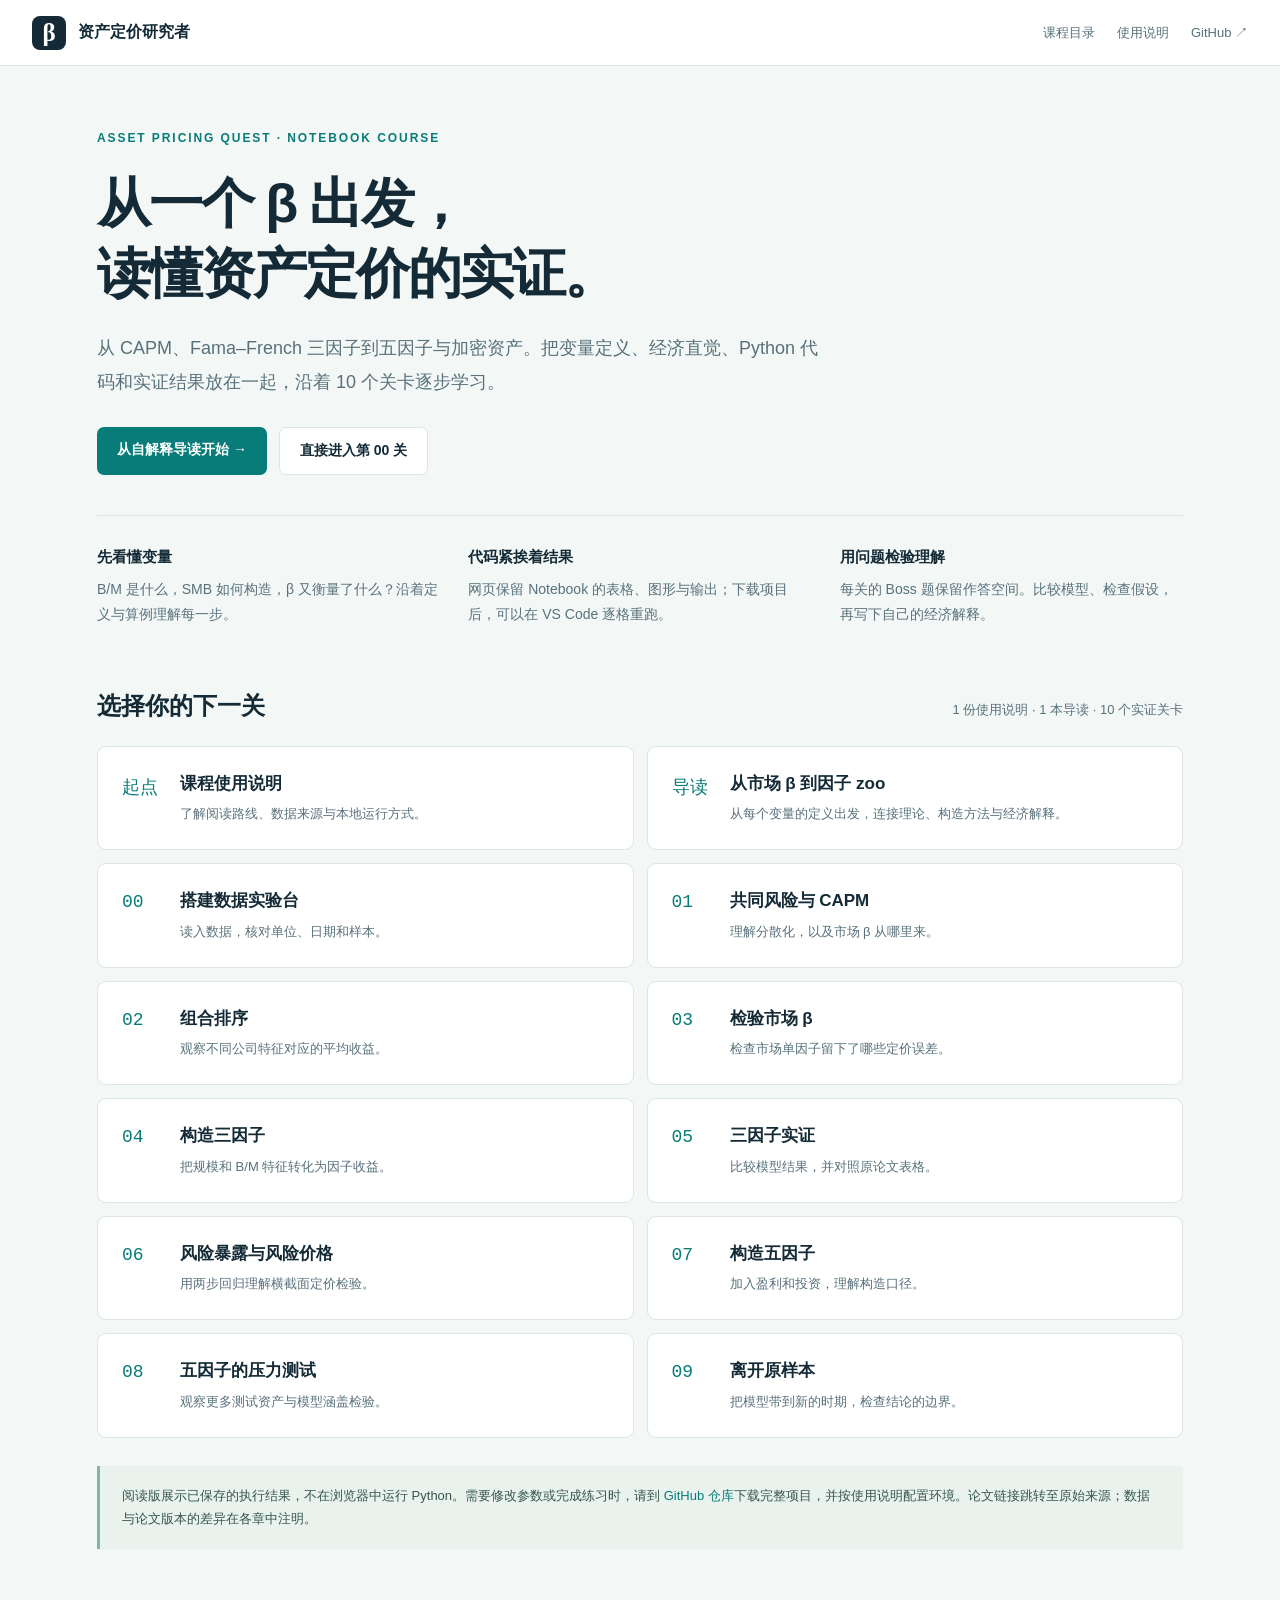
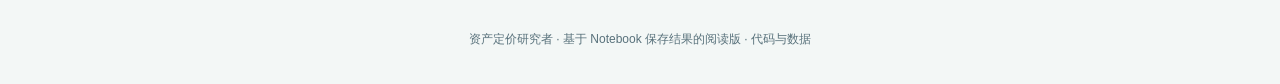
<file: docs/index.html>
<!doctype html><html lang="zh-CN"><head><meta charset="utf-8"><meta name="viewport" content="width=device-width,initial-scale=1"><meta name="description" content="从市场 beta 到因子 zoo，用可复现的 Python Notebook 理解资产定价理论、因子构造与实证检验。"><title>资产定价研究者 · 从市场 β 到因子 zoo</title><link rel="stylesheet" href="assets/book.css"></head><body><a class="skip-link" href="#book-content">跳到正文</a>
<header class="book-top"><a class="book-brand" href="index.html"><span class="book-mark" aria-hidden="true">β</span>资产定价研究者</a><nav class="book-top-links" aria-label="网站导航"><a href="index.html">课程目录</a><a class="optional" href="START_HERE.html">使用说明</a><a href="https://github.com/jontywu/asset-pricing-quest">GitHub ↗</a></nav></header><div class="book-progress" aria-hidden="true"></div><main class="home" id="book-content"><div class="eyebrow">Asset Pricing Quest · Notebook Course</div><h1>从一个 β 出发，<br>读懂资产定价的实证。</h1><p class="lead">从 CAPM、Fama–French 三因子到五因子与加密资产。把变量定义、经济直觉、Python 代码和实证结果放在一起，沿着 10 个关卡逐步学习。</p><div class="buttons"><a class="cta" href="PRELUDE_beta_to_factor_zoo.html">从自解释导读开始 →</a><a class="cta secondary" href="00_data_lab.html">直接进入第 00 关</a></div><div class="intro-grid"><section><h2>先看懂变量</h2><p>B/M 是什么，SMB 如何构造，β 又衡量了什么？沿着定义与算例理解每一步。</p></section><section><h2>代码紧挨着结果</h2><p>网页保留 Notebook 的表格、图形与输出；下载项目后，可以在 VS Code 逐格重跑。</p></section><section><h2>用问题检验理解</h2><p>每关的 Boss 题保留作答空间。比较模型、检查假设，再写下自己的经济解释。</p></section></div><div class="section-heading"><h2>选择你的下一关</h2><span>1 份使用说明 · 1 本导读 · 10 个实证关卡</span></div><div class="chapter-grid"><a class="chapter-card" href="START_HERE.html"><span class="number">起点</span><div><h3>课程使用说明</h3><p>了解阅读路线、数据来源与本地运行方式。</p></div></a><a class="chapter-card" href="PRELUDE_beta_to_factor_zoo.html"><span class="number">导读</span><div><h3>从市场 β 到因子 zoo</h3><p>从每个变量的定义出发，连接理论、构造方法与经济解释。</p></div></a><a class="chapter-card" href="00_data_lab.html"><span class="number">00</span><div><h3>搭建数据实验台</h3><p>读入数据，核对单位、日期和样本。</p></div></a><a class="chapter-card" href="01_risk_and_capm.html"><span class="number">01</span><div><h3>共同风险与 CAPM</h3><p>理解分散化，以及市场 β 从哪里来。</p></div></a><a class="chapter-card" href="02_portfolio_sorts.html"><span class="number">02</span><div><h3>组合排序</h3><p>观察不同公司特征对应的平均收益。</p></div></a><a class="chapter-card" href="03_capm_test.html"><span class="number">03</span><div><h3>检验市场 β</h3><p>检查市场单因子留下了哪些定价误差。</p></div></a><a class="chapter-card" href="04_build_ff3.html"><span class="number">04</span><div><h3>构造三因子</h3><p>把规模和 B/M 特征转化为因子收益。</p></div></a><a class="chapter-card" href="05_ff3_replication.html"><span class="number">05</span><div><h3>三因子实证</h3><p>比较模型结果，并对照原论文表格。</p></div></a><a class="chapter-card" href="06_fama_macbeth.html"><span class="number">06</span><div><h3>风险暴露与风险价格</h3><p>用两步回归理解横截面定价检验。</p></div></a><a class="chapter-card" href="07_build_ff5.html"><span class="number">07</span><div><h3>构造五因子</h3><p>加入盈利和投资，理解构造口径。</p></div></a><a class="chapter-card" href="08_ff5_replication.html"><span class="number">08</span><div><h3>五因子的压力测试</h3><p>观察更多测试资产与模型涵盖检验。</p></div></a><a class="chapter-card" href="09_out_of_sample.html"><span class="number">09</span><div><h3>离开原样本</h3><p>把模型带到新的时期，检查结论的边界。</p></div></a></div><div class="note">阅读版展示已保存的执行结果，不在浏览器中运行 Python。需要修改参数或完成练习时，请到 <a href="https://github.com/jontywu/asset-pricing-quest">GitHub 仓库</a>下载完整项目，并按使用说明配置环境。论文链接跳转至原始来源；数据与论文版本的差异在各章中注明。</div></main><footer class="book-footer">资产定价研究者 · 基于 Notebook 保存结果的阅读版 · <a href="https://github.com/jontywu/asset-pricing-quest">代码与数据</a></footer><script src="assets/book.js"></script></body></html>
</file>
<file: docs/assets/book.css>
:root{--book-ink:#142b37;--book-muted:#58717b;--book-accent:#087c78;--book-line:#dce6e6;--book-bg:#f3f7f6;--book-paper:#fff;scroll-behavior:smooth}
*{box-sizing:border-box}body{margin:0;background:var(--book-bg)!important;color:var(--book-ink);font-family:Inter,-apple-system,BlinkMacSystemFont,'Segoe UI','Microsoft YaHei','PingFang SC',sans-serif!important;font-size:16px;line-height:1.8}
a{color:var(--book-accent);text-decoration:none}a:hover{text-decoration:underline}a:focus-visible,button:focus-visible,summary:focus-visible{outline:3px solid #e5a847;outline-offset:4px}
.book-top{height:66px;background:rgba(255,255,255,.97);border-bottom:1px solid var(--book-line);position:sticky;top:0;z-index:100;display:flex;align-items:center;justify-content:space-between;padding:0 32px;gap:20px}
.book-brand{display:flex;align-items:center;gap:12px;font-size:16px;font-weight:750;color:var(--book-ink);white-space:nowrap}.book-mark{font-family:Georgia,serif;background:var(--book-ink);color:#fff;font-size:25px;width:34px;height:34px;line-height:34px;text-align:center;border-radius:8px}
.book-top-links{display:flex;align-items:center;gap:22px;font-size:13px}.book-top-links a{color:var(--book-muted)}.book-progress{position:fixed;left:0;top:64px;height:2px;background:var(--book-accent);width:0;z-index:101}
.book-layout{max-width:1450px;margin:auto;display:grid;grid-template-columns:235px minmax(0,1fr);gap:32px;padding:30px 32px 70px}
.book-sidebar{position:sticky;top:96px;align-self:start;max-height:calc(100vh - 116px);overflow:auto;padding-right:10px;font-size:13px}.book-sidebar summary{font-weight:700;letter-spacing:.08em;color:var(--book-muted);padding:8px 10px 18px;cursor:pointer}.book-sidebar nav{display:flex;flex-direction:column;gap:3px}.book-sidebar nav a{display:flex;gap:10px;align-items:baseline;color:var(--book-muted);padding:9px 10px;border-radius:7px;line-height:1.65}.book-sidebar nav a:hover{background:#e9f1ef;text-decoration:none}.book-sidebar nav a[aria-current=page]{color:#086a66;background:#e2efeb;font-weight:700}.book-num{font-family:ui-monospace,Consolas,monospace;min-width:28px;font-size:12px;opacity:.8}.book-side-note{margin:22px 10px;color:var(--book-muted);font-size:12px;border-top:1px solid var(--book-line);padding-top:16px}
.book-article{background:white;border:1px solid var(--book-line);border-radius:12px;min-width:0;box-shadow:0 4px 20px #183d3510;overflow:hidden}.book-tools{display:flex;justify-content:space-between;gap:20px;align-items:center;padding:18px 36px;background:#f8fbfa;border-bottom:1px solid var(--book-line);font-size:12px;color:var(--book-muted)}.book-tools .book-actions{display:flex;gap:16px;align-items:center;flex-wrap:wrap}.book-button{border:1px solid #b7ceca;background:white;color:#34665f;border-radius:5px;font:inherit;padding:3px 10px;cursor:pointer}.book-button:hover{background:#eaf4ef}.book-body{padding:22px 24px 30px}.book-article .jp-Notebook{padding:0!important;background:transparent!important}.book-article .jp-Cell{padding:8px 0!important}.book-article .jp-InputArea{padding:0!important}.book-article .jp-InputArea-editor{border:1px solid #dfe7e7!important;border-radius:6px;background:#f6f8f8!important}.book-article .highlight{padding:12px!important;background:#f6f8f8!important}.book-article .jp-InputPrompt,.book-article .jp-OutputPrompt{display:none!important}.book-article .jp-Cell-inputWrapper,.book-article .jp-Cell-outputWrapper{margin:0!important}.book-article .jp-RenderedHTMLCommon{font-family:inherit!important;color:var(--book-ink)!important;line-height:1.9!important;font-size:15px!important;padding:0 12px!important}.book-article h1{font-size:29px!important;font-weight:750!important;line-height:1.5!important;margin-top:10px!important;letter-spacing:-.025em}.book-article h2{font-size:23px!important;line-height:1.55!important;margin-top:38px!important;padding-top:18px;border-top:1px solid var(--book-line)}.book-article h3{font-size:19px!important;line-height:1.6!important;margin-top:26px!important}.book-article p{line-height:1.9!important}.book-article h1,.book-article h2,.book-article h3,.book-article [id]{scroll-margin-top:90px}.book-article table{font-size:13px!important;line-height:1.7!important;border-collapse:collapse!important;display:block;max-width:100%;overflow-x:auto;margin:16px 0!important}.book-article td,.book-article th{text-align:left!important;padding:9px 12px!important;border-bottom:1px solid #e1e8e6!important}.book-article th{background:#edf4f1!important;font-weight:650!important}.book-article tr:nth-child(2n){background:#f8faf9!important}.book-article .jp-RenderedText pre,.book-article .highlight pre{font-size:12px!important;line-height:1.7!important;overflow-x:auto}.book-article .jp-RenderedImage img{max-width:100%!important;height:auto!important;margin:8px auto!important}.book-article .MathJax_Display,.book-article mjx-container[display=true]{max-width:100%;overflow-x:auto;overflow-y:hidden;padding:5px 0}.book-article blockquote{border-left:3px solid #72a99a!important;background:#f1f7f4;padding:12px 18px!important;margin:18px 0!important;color:#34584e!important}.book-article code{font-size:.88em!important}.book-hide-code .jp-CodeCell .jp-Cell-inputWrapper{display:none!important}.book-page-nav{display:flex;justify-content:space-between;gap:20px;padding:24px 36px;border-top:1px solid var(--book-line);font-size:14px}.book-page-nav a{max-width:48%}.book-page-nav span{display:block;color:var(--book-muted);font-size:11px;letter-spacing:.08em}.book-footer{text-align:center;color:var(--book-muted);font-size:12px;padding:10px 20px 34px}.book-footer a{color:inherit}.book-top-of-page{display:block;margin-top:16px;font-size:12px}
.home{max-width:1150px;padding:62px 32px 70px;margin:auto}.eyebrow{text-transform:uppercase;color:var(--book-accent);font-size:12px;font-weight:700;letter-spacing:.16em}.home h1{font-size:clamp(34px,5vw,54px);line-height:1.3;letter-spacing:-.04em;margin:18px 0 23px;font-weight:750}.home .lead{font-size:18px;color:var(--book-muted);max-width:730px;line-height:1.9}.home .buttons{display:flex;gap:12px;flex-wrap:wrap;margin:28px 0 40px}.home .cta{display:inline-block;padding:10px 20px;border-radius:7px;background:var(--book-accent);color:white;font-size:14px;font-weight:600}.home .cta.secondary{background:#fff;color:var(--book-ink);border:1px solid var(--book-line)}.home .intro-grid{display:grid;grid-template-columns:repeat(3,minmax(0,1fr));gap:28px;border-top:1px solid var(--book-line);padding:27px 0 30px}.home .intro-grid h2{font-size:15px;margin:0 0 7px}.home .intro-grid p{font-size:14px;color:var(--book-muted);margin:0;line-height:1.85}.home .section-heading{display:flex;justify-content:space-between;align-items:baseline;gap:20px;margin:26px 0 18px}.home .section-heading h2{font-size:24px;margin:0}.home .section-heading span{font-size:13px;color:var(--book-muted)}.chapter-grid{display:grid;grid-template-columns:repeat(2,minmax(0,1fr));gap:13px}.chapter-card{display:flex;gap:20px;padding:24px;background:#fff;border:1px solid var(--book-line);border-radius:9px;color:var(--book-ink);transition:transform .15s,border-color .15s}.chapter-card:hover{text-decoration:none;border-color:#79aaa0;transform:translateY(-2px)}.chapter-card .number{font:18px ui-monospace,Consolas,monospace;color:var(--book-accent);width:38px;flex-shrink:0;padding-top:4px}.chapter-card h3{font-size:17px;margin:0 0 7px;line-height:1.5}.chapter-card p{font-size:13px;color:var(--book-muted);margin:0;line-height:1.7}.home .note{border-left:3px solid #7eb7a6;background:#eaf2ee;padding:18px 22px;font-size:13px;color:#36564c;margin-top:28px}.skip-link{position:absolute;left:-9999px;top:5px}.skip-link:focus{left:12px;z-index:200;background:white;padding:8px}
@media(max-width:900px){.book-layout{grid-template-columns:minmax(0,1fr);gap:18px;padding:20px 18px 45px}.book-sidebar{position:static;max-height:none;padding:0}.book-sidebar summary{padding:10px}.book-sidebar nav{display:grid;grid-template-columns:repeat(2,minmax(0,1fr))}.book-side-note{display:none}.book-tools{padding:16px 22px}.book-body{padding:18px 14px}.book-top{padding:0 20px}.book-top-links{gap:15px}.book-article h1{font-size:26px!important}.home{padding-top:40px}}
@media(max-width:560px){.book-top{padding:0 14px;gap:8px}.book-brand{font-size:14px;gap:8px}.book-top-links{font-size:12px;gap:12px}.book-top-links .optional{display:none}.book-layout{padding:12px 8px 35px}.book-tools{padding:12px 16px;align-items:flex-start;flex-direction:column;gap:8px}.book-body{padding:14px 5px}.book-article .jp-RenderedHTMLCommon{font-size:14px!important;padding:0 10px!important}.book-article h1{font-size:23px!important}.book-article h2{font-size:20px!important}.book-article h3{font-size:17px!important}.book-page-nav{padding:20px 17px;font-size:12px}.home{padding:32px 20px 45px}.home .lead{font-size:16px}.home .intro-grid{grid-template-columns:1fr;gap:18px}.chapter-grid{grid-template-columns:1fr}.chapter-card{padding:20px}.home .section-heading{display:block}.book-sidebar nav{grid-template-columns:1fr 1fr}.book-sidebar nav a{font-size:12px;padding:7px 5px}.book-num{min-width:24px}}
@media print{.book-top,.book-sidebar,.book-tools,.book-page-nav,.book-progress,.book-footer{display:none!important}.book-layout{display:block;padding:0}.book-article{border:0;box-shadow:none}.book-body{padding:0}body{background:#fff!important}.book-article h2{break-after:avoid}}
</file>
